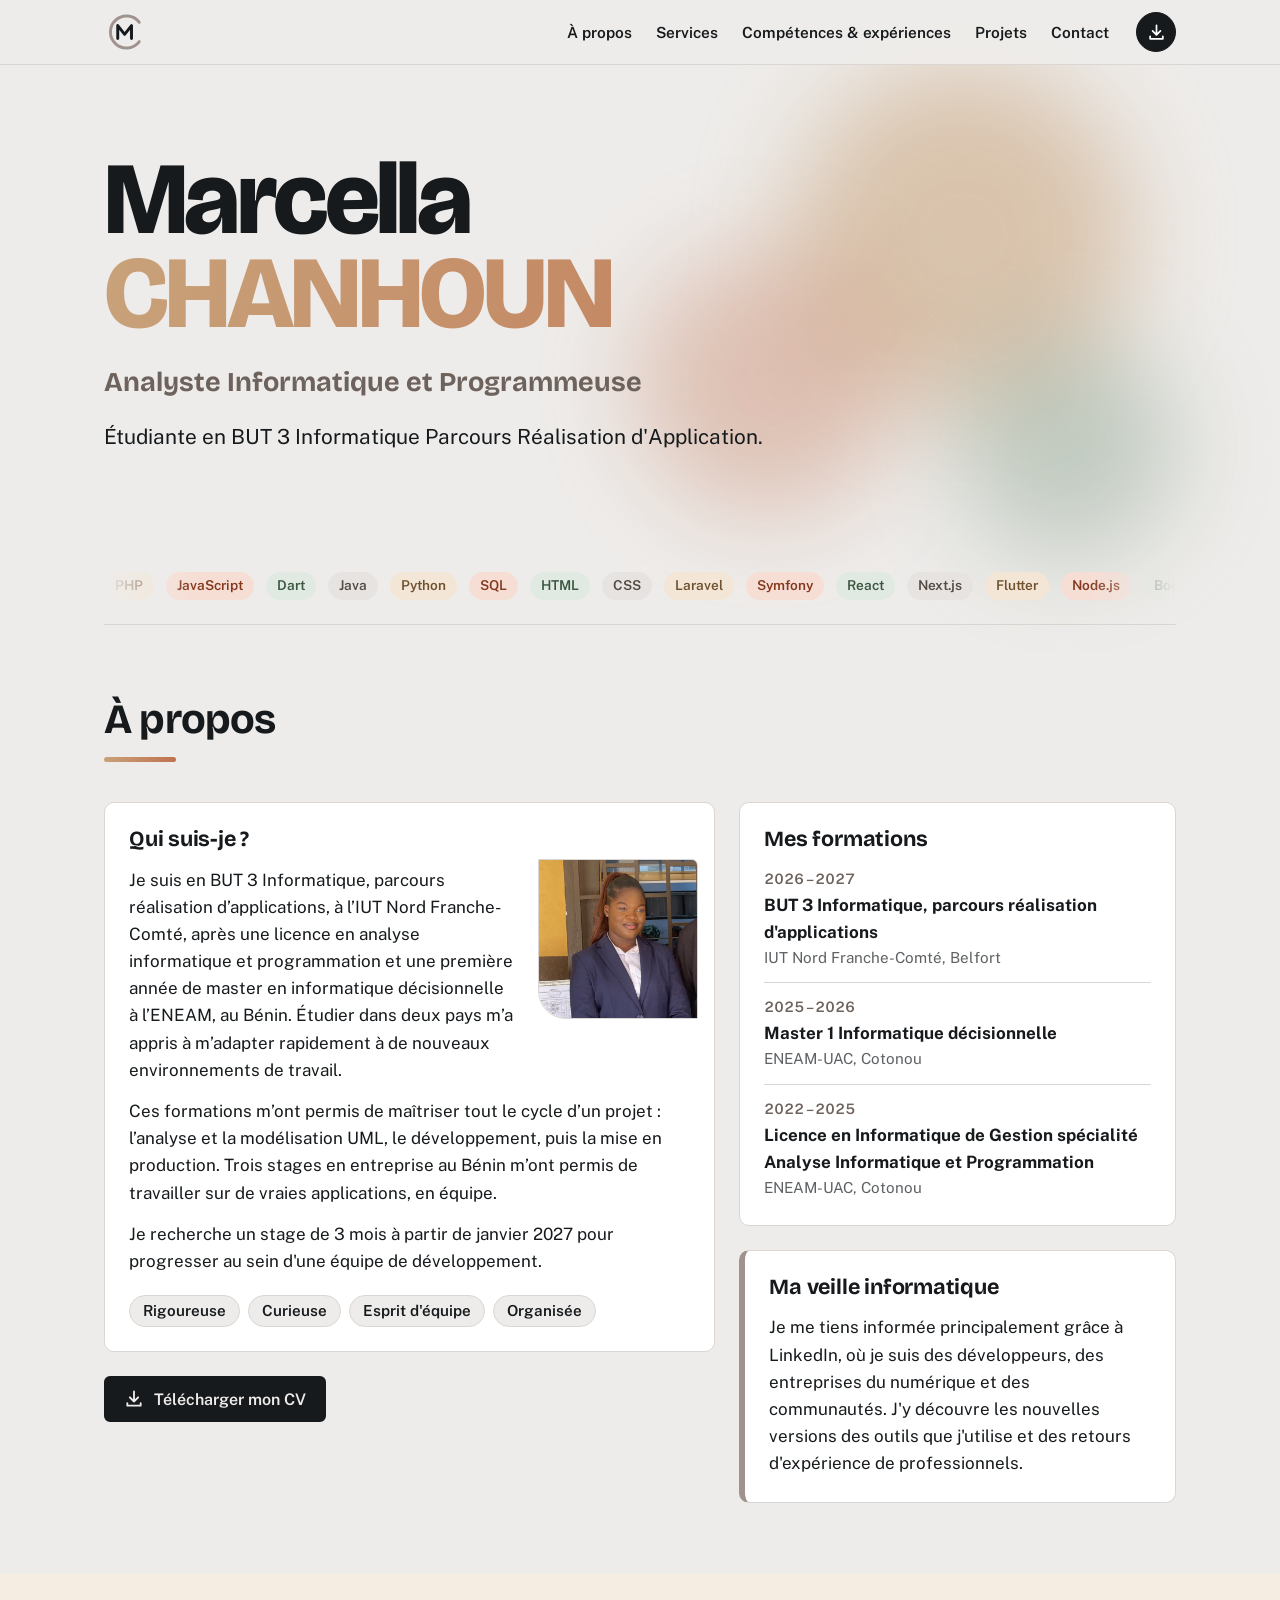
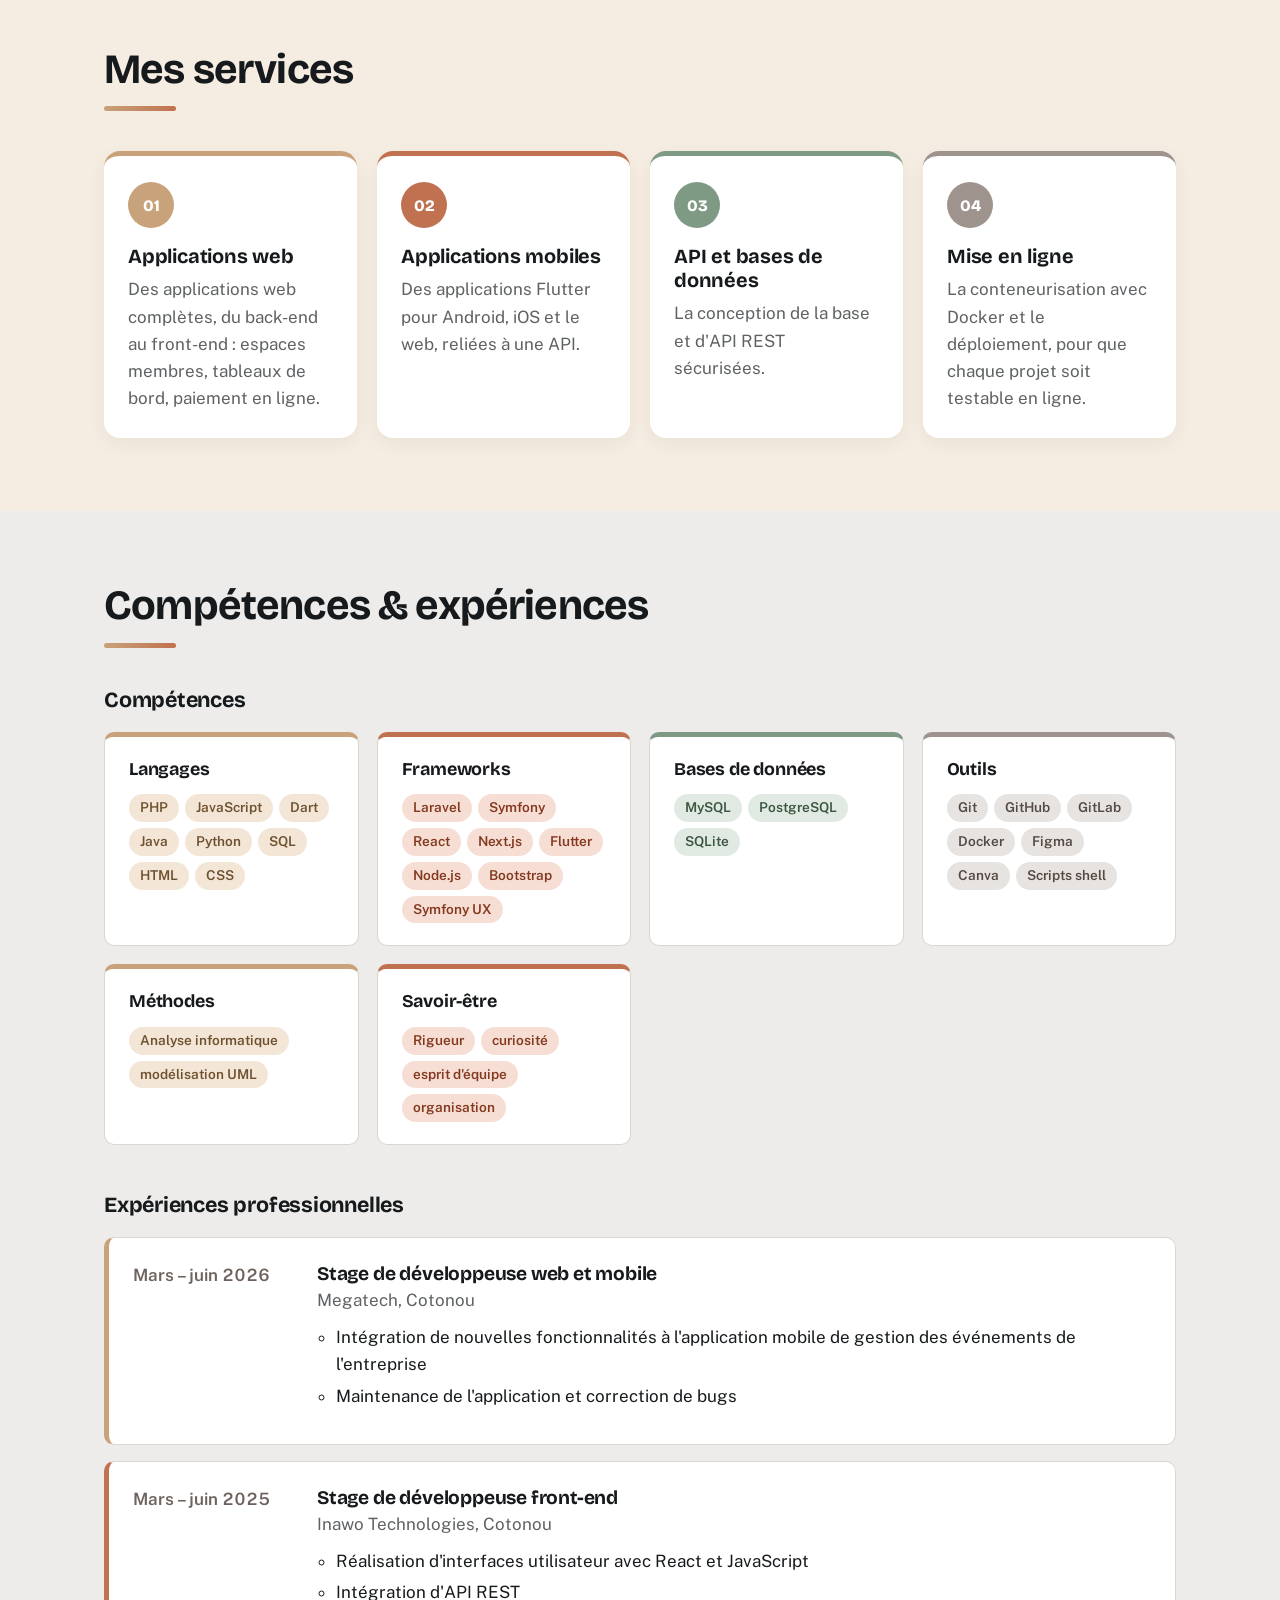
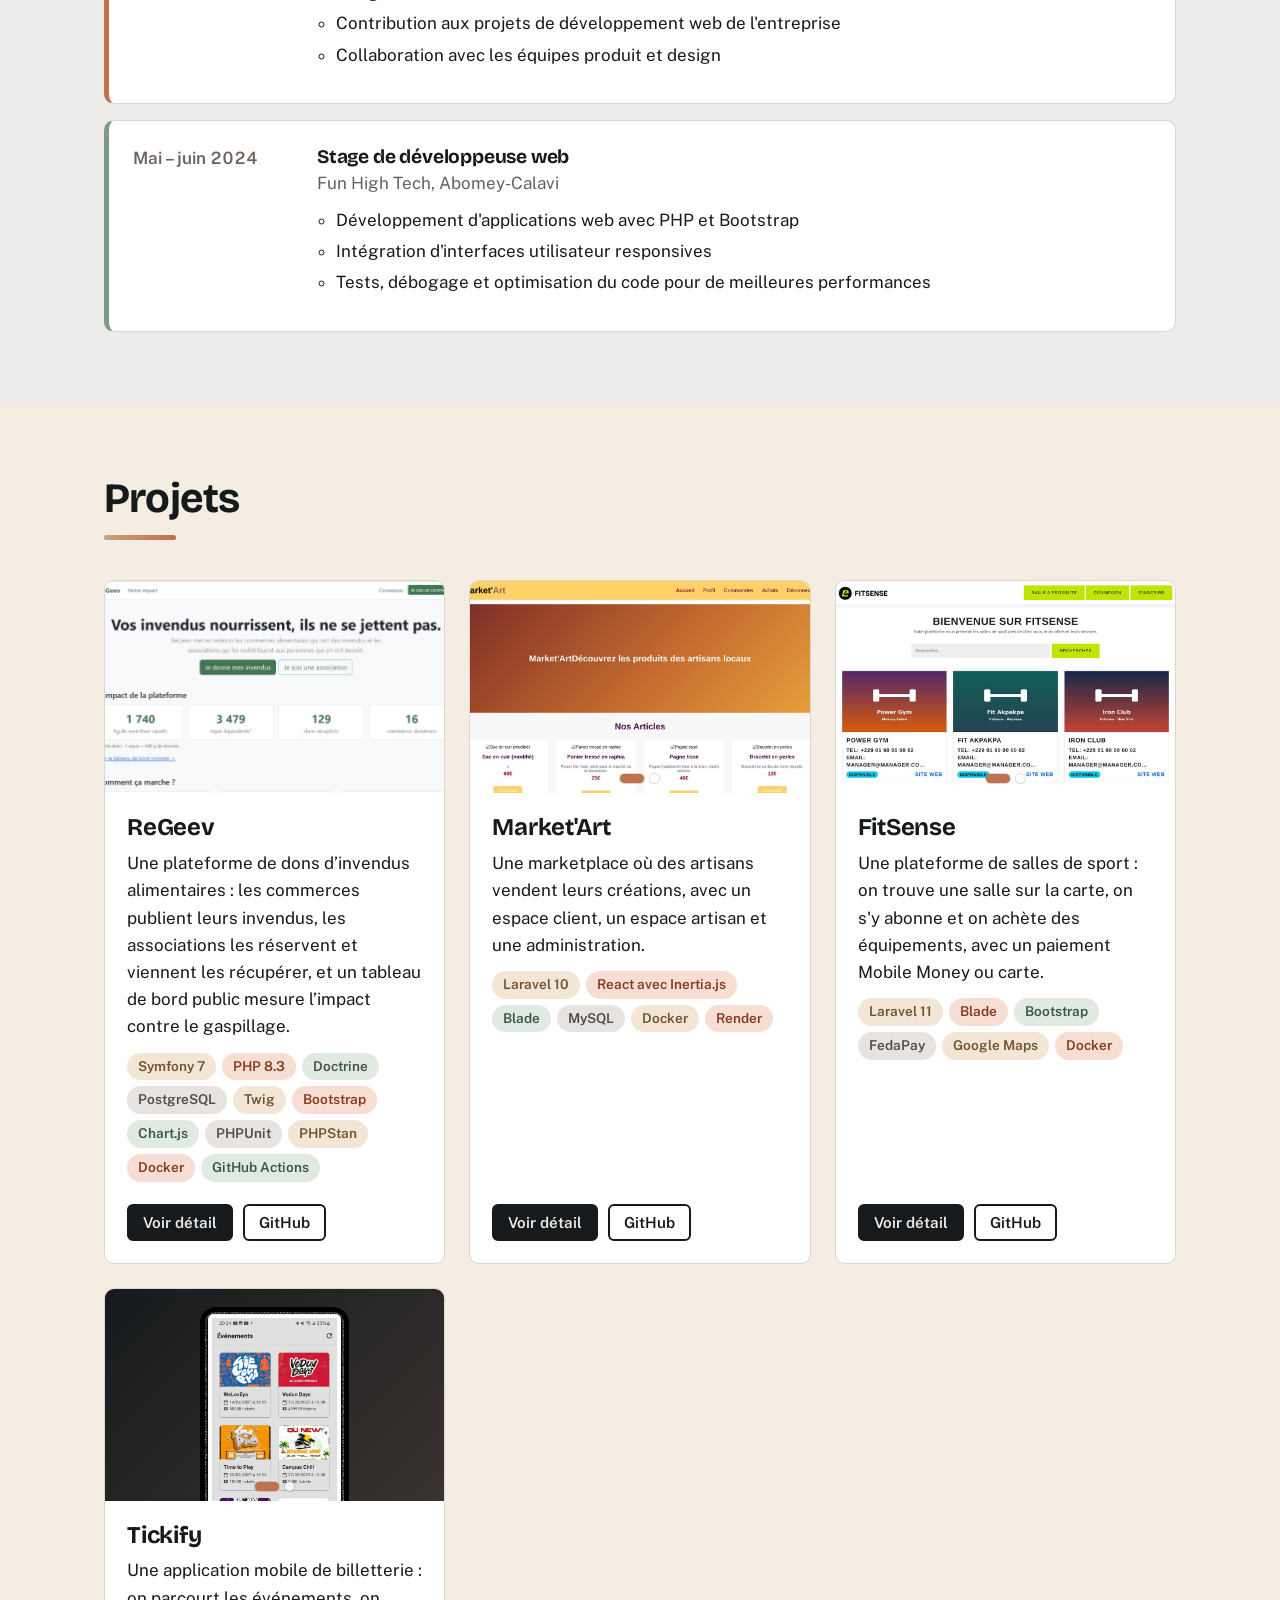
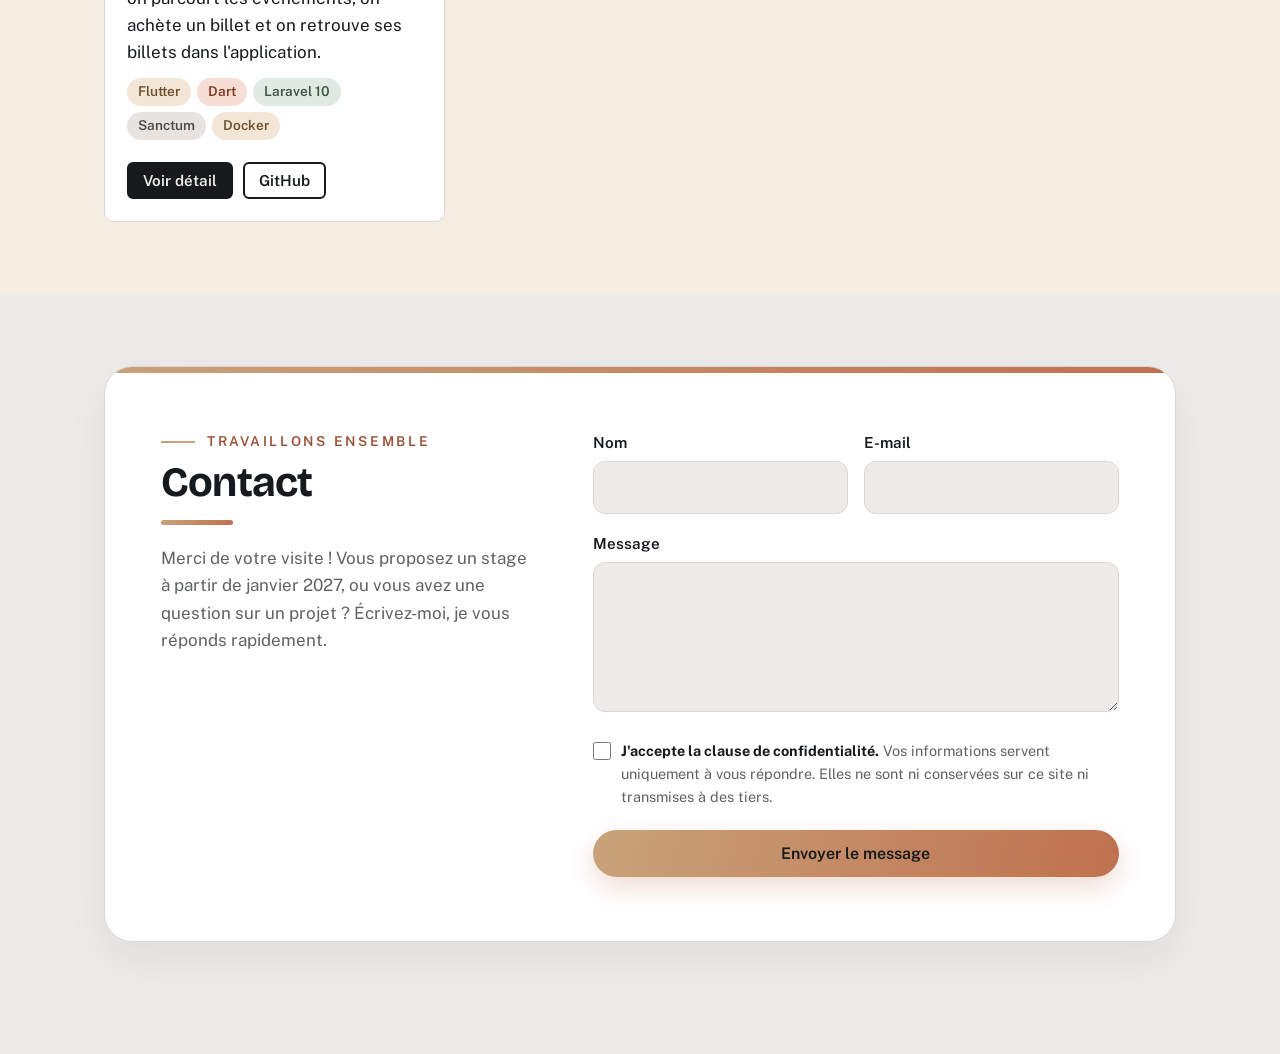
<file: index.html>
<!doctype html>
<html lang="fr">
<head>
<meta charset="utf-8">
<meta name="viewport" content="width=device-width, initial-scale=1">
<title>Marcella Chanhoun, développeuse web et mobile (Laravel, React, Flutter)</title>
<meta name="keywords" content="développeuse web, développeuse mobile, stage développement, Laravel, PHP, React, Flutter, BUT Informatique, Belfort, Marcella Chanhoun">
<meta name="description" content="Étudiante en BUT 3 Informatique à Belfort, je cherche un stage de développement de 3 mois à partir du 11 janvier 2027. Projets Laravel, React et Flutter en ligne.">
<link rel="preconnect" href="https://fonts.googleapis.com">
<link rel="preconnect" href="https://fonts.gstatic.com" crossorigin>
<link href="https://fonts.googleapis.com/css2?family=Bricolage+Grotesque:opsz,wght@12..96,500;12..96,700;12..96,800&family=Public+Sans:ital,wght@0,400;0,600;1,400&display=swap" rel="stylesheet">
<link rel="icon" href="img/logo.svg" type="image/svg+xml">
<link rel="stylesheet" href="css/style.css">
</head>
<body>

<!--
  Ce fichier ne contient que la STRUCTURE du portfolio : le menu et les titres des sections.
  Tout le texte vient de contenu.json, que js/site.js lit puis place dans les zones « data-zone ».
  Pour modifier le contenu, on passe par le dashboard (/admin/), pas par ce fichier.
-->

<div class="progression" aria-hidden="true"></div>
<header class="barre">
  <div class="wrap">
    <a class="logo" href="#haut" aria-label="Marcella Chanhoun, retour en haut de la page" title="Marcella Chanhoun">
      <svg class="logo-mc" viewBox="0 0 48 48" width="44" height="44" aria-hidden="true">
        <path class="trait-c" pathLength="100" d="M38.5 13.5A17.5 17.5 0 1 0 38.5 34.5" />
        <path class="trait-m" pathLength="100" d="M15 31V17l7.5 9.5L30 17v14" />
      </svg>
    </a>
    <nav id="menu" aria-label="Menu principal">
      <ul>
        <li><a href="#apropos">À propos</a></li>
        <li><a href="#services">Services</a></li>
        <li><a href="#competences">Compétences &amp; expériences</a></li>
        <li><a href="#projets">Projets</a></li>
        <li><a href="#contact">Contact</a></li>
      </ul>
    </nav>
    <div class="icones">
      <span class="reseaux" data-zone="reseaux"></span>
      <a class="icone bouton-pdf" href="portfolio.pdf" download="Portfolio_Marcella_Chanhoun.pdf"
         aria-label="Télécharger le portfolio en PDF" title="Télécharger le portfolio (PDF)">
        <svg viewBox="0 0 24 24" aria-hidden="true"><path d="M12 3v12m0 0-5-5m5 5 5-5M4 17v3h16v-3" fill="none" stroke="currentColor" stroke-width="2.2" stroke-linecap="round" stroke-linejoin="round"/></svg>
      </a>
      <button class="menu-btn" aria-expanded="false" aria-controls="menu">Menu</button>
    </div>
  </div>
</header>

<div class="wrap" id="haut">
  <main>
    <div class="hero" data-zone="accueil"></div>
    <div class="defilement" data-zone="defilement"></div>

    <section id="apropos">
      <h2>À propos</h2>
      <div class="apropos-grille">
        <div class="colonne">
          <article class="carte qui">
            <h3>Qui suis-je ?</h3>
            <div data-zone="qui"></div>
          </article>
          <div class="carte boite-cv" data-zone="cv"></div>
        </div>
        <div class="colonne">
          <article class="carte formations">
            <h3>Mes formations</h3>
            <ol data-zone="formations"></ol>
          </article>
          <article class="carte veille">
            <h3>Ma veille informatique</h3>
            <div data-zone="veille"></div>
          </article>
        </div>
      </div>
    </section>

    <section id="services">
      <h2>Mes services</h2>
      <div class="services" data-zone="services"></div>
    </section>

    <section id="competences">
      <h2>Compétences &amp; expériences</h2>
      <h3 class="sous-titre">Compétences</h3>
      <div class="competences" data-zone="competences"></div>
      <h3 class="sous-titre">Expériences professionnelles</h3>
      <ol class="experiences" data-zone="experiences"></ol>
    </section>

    <section id="projets">
      <h2>Projets</h2>
      <div class="projets" data-zone="projets"></div>
    </section>

    <section id="contact" class="contact">
      <div class="bloc-sombre contact-grille">
        <div class="contact-texte">
          <p class="sur-titre">Travaillons ensemble</p>
          <h2>Contact</h2>
          <p class="intro" data-zone="contact-message"></p>
          <div data-zone="coordonnees"></div>
        </div>
        <form method="POST" action="https://api.web3forms.com/submit" data-zone="formulaire">
          <input type="hidden" name="access_key" value="">
          <input type="hidden" name="subject" value="Nouveau message depuis le portfolio">
          <input type="hidden" name="from_name" value="Portfolio">
          <input type="checkbox" name="botcheck" class="cache" tabindex="-1" autocomplete="off" aria-hidden="true">
          <div class="deux-colonnes">
            <div>
              <label for="nom">Nom</label>
              <input id="nom" name="nom" type="text" autocomplete="name" required>
            </div>
            <div>
              <label for="email">E-mail</label>
              <input id="email" name="email" type="email" autocomplete="email" required>
            </div>
          </div>
          <label for="message">Message</label>
          <textarea id="message" name="message" required></textarea>
          <label class="accord">
            <input type="checkbox" name="consentement" value="oui" required>
            <span><strong>J'accepte la clause de confidentialité.</strong> <span data-zone="confidentialite"></span></span>
          </label>
          <button class="btn btn-accent" type="submit">Envoyer le message</button>
          <p class="retour" role="status"></p>
        </form>
      </div>
    </section>
  </main>

  <footer data-zone="pied"></footer>
</div>

<!-- Fenêtre « Voir détail » d'un projet -->
<dialog id="detail" aria-labelledby="detail-titre">
  <div class="detail-entete">
    <h3 id="detail-titre"></h3>
    <button class="fermer" type="button" aria-label="Fermer">Fermer</button>
  </div>
  <div class="detail-corps"></div>
</dialog>

<script src="js/site.js"></script>
</body>
</html>
</file>
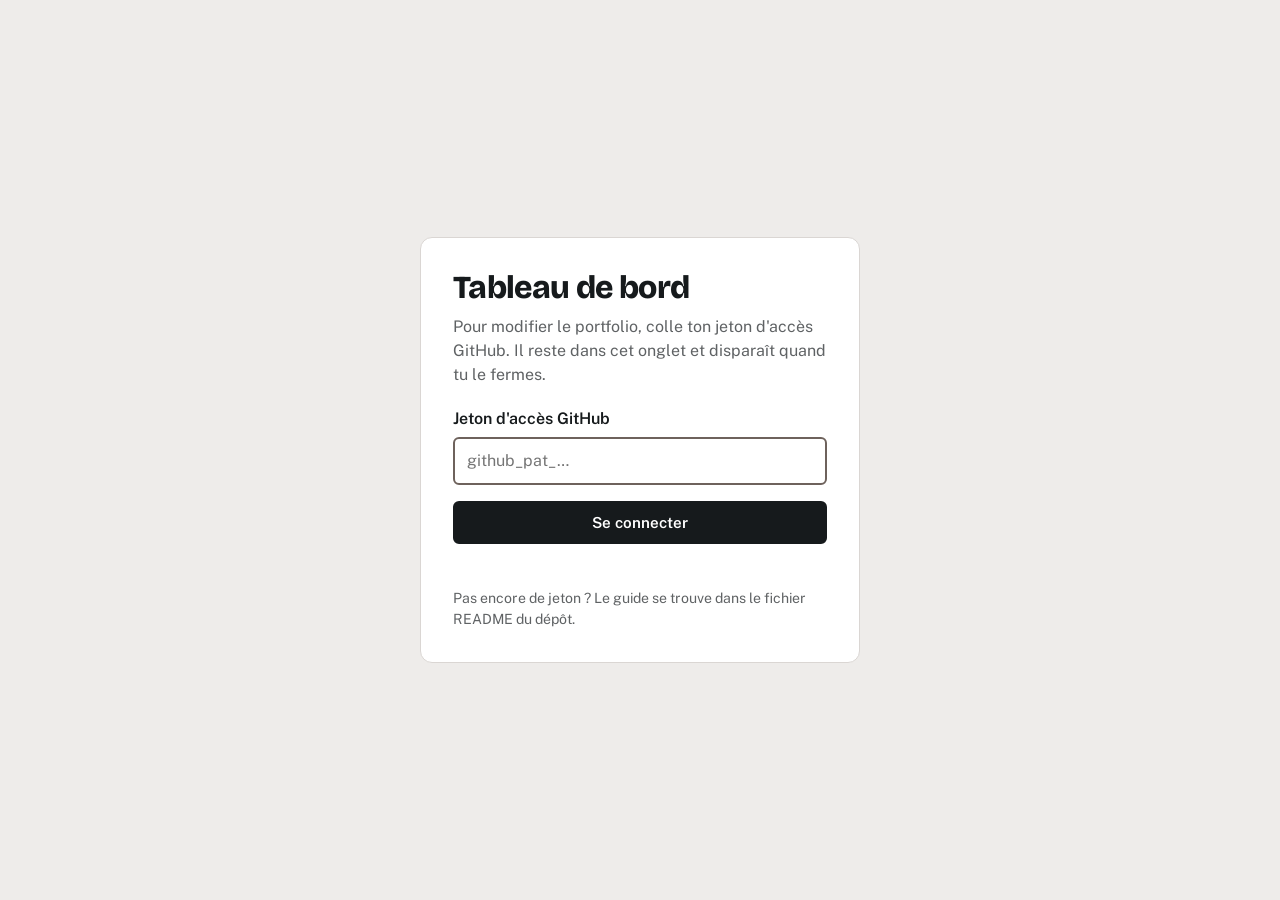
<file: admin/index.html>
<!doctype html>
<html lang="fr">
<head>
<meta charset="utf-8">
<meta name="viewport" content="width=device-width, initial-scale=1">
<meta name="robots" content="noindex, nofollow">
<title>Tableau de bord du portfolio</title>
<link rel="preconnect" href="https://fonts.googleapis.com">
<link rel="preconnect" href="https://fonts.gstatic.com" crossorigin>
<link href="https://fonts.googleapis.com/css2?family=Bricolage+Grotesque:opsz,wght@12..96,700;12..96,800&family=Public+Sans:wght@400;600&display=swap" rel="stylesheet">
<link rel="stylesheet" href="admin.css">
</head>
<body>

<!-- Écran de connexion -->
<main id="connexion" class="connexion" hidden>
  <form class="boite" id="form-connexion">
    <h1>Tableau de bord</h1>
    <p>Pour modifier le portfolio, colle ton jeton d'accès GitHub. Il reste dans cet onglet et disparaît quand tu le fermes.</p>
    <label for="jeton">Jeton d'accès GitHub</label>
    <input id="jeton" type="password" autocomplete="off" spellcheck="false" placeholder="github_pat_…" required>
    <button class="btn btn-main" type="submit">Se connecter</button>
    <p class="erreur" id="erreur-connexion" role="alert"></p>
    <p class="aide">Pas encore de jeton ? Le guide se trouve dans le fichier README du dépôt.</p>
  </form>
</main>

<!-- Tableau de bord -->
<div id="tableau" class="tableau" hidden>
  <header class="haut">
    <strong class="logo">Tableau de bord</strong>
    <span class="etat" id="etat" role="status">Contenu chargé</span>
    <div class="haut-actions">
      <a class="btn btn-ghost" href="../" target="_blank" rel="noopener">Voir le site</a>
      <button class="btn btn-ghost" id="bouton-apercu" type="button" aria-pressed="false">Aperçu</button>
      <button class="btn btn-main" id="bouton-enregistrer" type="button" disabled>Enregistrer</button>
      <button class="lien" id="bouton-deconnexion" type="button">Se déconnecter</button>
    </div>
  </header>

  <nav class="sections" id="sections" aria-label="Sections du portfolio"></nav>

  <main class="editeur" id="editeur"></main>

  <aside class="apercu" id="apercu" aria-label="Aperçu du portfolio">
    <div class="apercu-barre">
      <span>Aperçu en direct</span>
      <div class="bascule">
        <button type="button" data-largeur="1280" aria-pressed="true">Ordinateur</button>
        <button type="button" data-largeur="390" aria-pressed="false">Téléphone</button>
      </div>
    </div>
    <div class="apercu-cadre" id="apercu-cadre">
      <iframe id="apercu-iframe" src="../index.html" title="Aperçu du portfolio"></iframe>
    </div>
  </aside>
</div>

<script src="admin.js"></script>
</body>
</html>
</file>
<file: css/style.css>
/* =========================================================
   Portfolio : styles du site (et de la version PDF, en bas)
   ========================================================= */

:root {
  /* Couleurs reprises du CV */
  --paper: #EEECEA;         /* gris chaud : colonne de gauche du CV */
  --surface: #FFFFFF;       /* blanc : fond principal du CV */
  --ink: #161A1C;           /* noir du texte */
  --muted: #5F6264;         /* gris des textes secondaires */
  --line: #DAD6D3;          /* traits et bordures */
  --accent: #9E938D;        /* taupe du sous-titre du CV (décor, grands textes) */
  --accent-fonce: #6E625C;  /* taupe foncé, lisible pour les liens et petits textes */
  --live: #1F8A5B;          /* vert « démo en ligne » */
  /* Couleurs ajoutées, accordées au taupe du CV (tons chauds et naturels) */
  --sable: #C8A27A;         /* sable doré */
  --terracotta: #C0714F;    /* terre cuite */
  --sauge: #7F9A84;         /* vert sauge */
  --sable-clair: #F5ECE2;   /* fond teinté de certaines sections */
  --degrade: linear-gradient(100deg, var(--sable), var(--terracotta));
  --display: "Bricolage Grotesque", system-ui, sans-serif;
  --body: "Public Sans", system-ui, sans-serif;
  --rayon: 10px;
}

* { box-sizing: border-box; }
html, body { overflow-x: clip; }
html { scroll-behavior: smooth; }
@media (prefers-reduced-motion: reduce) { html { scroll-behavior: auto; } }

body {
  margin: 0;
  background: var(--paper);
  color: var(--ink);
  font: 400 1.0625rem/1.6 var(--body);
  -webkit-font-smoothing: antialiased;
}

a { color: var(--accent-fonce); text-underline-offset: 3px; }
a:hover { color: var(--ink); }
:focus-visible { outline: 3px solid var(--accent-fonce); outline-offset: 3px; border-radius: 4px; }
[hidden] { display: none !important; }

.wrap { max-width: 1120px; margin: 0 auto; padding: 0 24px; }

.carte {
  background: var(--surface);
  border: 1px solid var(--line);
  border-radius: var(--rayon);
  padding: 24px;
}

.btn {
  display: inline-block; padding: 11px 18px; border-radius: 6px;
  font: 600 1rem var(--body); text-decoration: none; border: 2px solid var(--ink); cursor: pointer;
}
.btn-main { background: var(--ink); color: var(--paper); }
.btn-main:hover { background: var(--accent-fonce); border-color: var(--accent-fonce); color: #fff; }
.btn-ghost { background: transparent; color: var(--ink); }
.btn-ghost:hover { background: var(--surface); color: var(--ink); }

/* ---------- Menu ---------- */
.barre {
  position: sticky; top: 0; z-index: 10;
  background: rgba(238, 236, 234, .94); backdrop-filter: blur(6px);
  border-bottom: 1px solid var(--line);
}
.barre .wrap { display: flex; justify-content: space-between; align-items: center; min-height: 64px; gap: 16px; }
.logo { display: flex; color: var(--ink); border-radius: 10px; }
.logo-mc { display: block; }
.logo-mc path { fill: none; stroke-width: 3.2; stroke-linecap: round; stroke-linejoin: round; stroke-dasharray: 100; }
.logo-mc .trait-c { stroke: var(--accent); }
.logo-mc .trait-m { stroke: var(--ink); }
.barre nav { margin-left: auto; }
.icones { display: flex; align-items: center; gap: 6px; }
.reseaux { display: contents; }
.icone {
  display: grid; place-items: center; width: 40px; height: 40px; border-radius: 50%;
  color: var(--ink); border: 1.5px solid var(--line); background: var(--surface);
}
.icone svg { width: 19px; height: 19px; }
.icone:hover { color: #fff; background: var(--ink); border-color: var(--ink); }
.icone.bouton-pdf { background: var(--ink); color: #fff; border-color: var(--ink); }
.icone.bouton-pdf:hover { background: var(--accent-fonce); border-color: var(--accent-fonce); }
.barre nav ul { display: flex; align-items: center; gap: 2px; list-style: none; margin: 0; padding: 0; }
.barre nav a { display: block; padding: 8px 11px; border-radius: 6px; color: var(--ink); text-decoration: none; font-weight: 600; font-size: .96rem; }
.barre nav a:hover { background: var(--surface); }
.menu-btn {
  display: none; font: 600 1rem var(--body); color: var(--ink); background: var(--surface);
  border: 2px solid var(--ink); border-radius: 6px; padding: 8px 14px; cursor: pointer;
}
section[id] { scroll-margin-top: 80px; }

/* ---------- Accueil ---------- */
.hero { position: relative; isolation: isolate; padding: 88px 0 72px; }
.hero .degrade { background: var(--degrade); -webkit-background-clip: text; background-clip: text; color: transparent; }
.bulles i { position: absolute; z-index: -1; border-radius: 50%; filter: blur(50px); opacity: .55; }
.bulles i:nth-child(1) { width: 340px; height: 340px; background: var(--sable); top: 0; right: 4%; }
.bulles i:nth-child(2) { width: 260px; height: 260px; background: var(--terracotta); top: 38%; right: 26%; opacity: .35; }
.bulles i:nth-child(3) { width: 220px; height: 220px; background: var(--sauge); bottom: 0; right: 0; opacity: .4; }
.hero h1 {
  font-family: var(--display); font-weight: 800;
  font-size: clamp(3rem, 9vw, 6.4rem); line-height: .92; letter-spacing: -.035em;
  margin: 0 0 20px;
}
.hero .titre { font-family: var(--display); font-weight: 700; font-size: clamp(1.3rem, 2.6vw, 1.7rem); color: var(--accent-fonce); margin: 0 0 16px; }
.hero .lede { font-size: clamp(1.1rem, 2vw, 1.3rem); line-height: 1.5; max-width: 34em; margin: 0 0 32px; }
.hero .actions { margin-top: 28px; display: flex; flex-wrap: wrap; gap: 12px; }

/* Bande de technologies qui défile */
.defilement {
  overflow: hidden; padding: 16px 0; margin-bottom: 8px;
  -webkit-mask-image: linear-gradient(90deg, transparent, #000 8%, #000 92%, transparent);
          mask-image: linear-gradient(90deg, transparent, #000 8%, #000 92%, transparent);
}
.defilement:empty { display: none; }
.piste { display: flex; width: max-content; }
.piste ul { display: flex; gap: 12px; list-style: none; margin: 0; padding: 0 12px 0 0; }
.defilement li { font-size: 1rem; padding: 8px 18px; white-space: nowrap; }

/* Barre de progression de lecture (en haut de l'écran) */
.progression {
  position: fixed; top: 0; left: 0; right: 0; height: 4px; z-index: 20;
  background: var(--degrade); transform: scaleX(0); transform-origin: left;
}

/* ---------- Sections ---------- */
section { padding: 72px 0; border-top: 1px solid var(--line); }
h2 {
  font-family: var(--display); font-weight: 700;
  font-size: clamp(1.9rem, 4vw, 2.6rem); letter-spacing: -.02em; line-height: 1.1;
  margin: 0 0 40px;
}
h2::after {
  content: ""; display: block; width: 72px; height: 5px; margin-top: 14px; border-radius: 3px;
  background: var(--degrade); transform-origin: left;
}
/* Bande de couleur sur toute la largeur de l'écran (services, projets) */
#services, #projets { background: var(--sable-clair); box-shadow: 0 0 0 100vmax var(--sable-clair); clip-path: inset(0 -100vmax); border-top: 0; }
h3, h4 { font-family: var(--display); letter-spacing: -.01em; line-height: 1.2; }
.intro { color: var(--muted); max-width: 42em; margin: -16px 0 36px; }
.sous-titre { font-size: 1.35rem; margin: 0 0 18px; }
.sous-titre ~ .sous-titre { margin-top: 48px; }
.stack { color: var(--muted); font-size: .93rem; }

/* ---------- À propos ---------- */
.apropos-grille { display: grid; grid-template-columns: 7fr 5fr; gap: 24px; align-items: start; }
.colonne { display: grid; gap: 24px; }
.carte h3 { font-size: 1.35rem; margin: 0 0 14px; }
.qui .photo {
  float: right; width: 160px; height: 160px; object-fit: cover;
  margin: -8px -8px 16px 22px; border-radius: 0 6px 0 28px; border: 1px solid var(--line);
}
.qui p { margin: 0 0 14px; }
.qualites { display: flex; flex-wrap: wrap; gap: 8px; list-style: none; padding: 0; margin: 20px 0 0; clear: both; }
.qualites li { background: var(--paper); border: 1px solid var(--line); border-radius: 999px; padding: 3px 13px; font-weight: 600; font-size: .95rem; }
.boite-cv { background: none; border: 0; padding: 0; }
.btn-icone { display: inline-flex; align-items: center; gap: 10px; }
.btn-icone svg { width: 20px; height: 20px; flex: none; }
.formations ol { list-style: none; margin: 0; padding: 0; }
.formations li { display: grid; gap: 2px; padding: 12px 0; border-bottom: 1px solid var(--line); }
.formations li:last-child { border-bottom: 0; padding-bottom: 0; }
.formations li:first-child { padding-top: 0; }
.formations .quand { color: var(--accent-fonce); font-weight: 600; font-size: .9rem; font-variant-numeric: tabular-nums; }
.formations li span:not(.quand) { display: block; color: var(--muted); font-size: .95rem; }
.veille { border-left: 6px solid var(--accent); }
.veille p { margin: 0; }

/* ---------- Services ---------- */
.services { display: grid; grid-template-columns: repeat(auto-fit, minmax(230px, 1fr)); gap: 20px; }
.service {
  --couleur: var(--sable);
  background: var(--surface); border-radius: 16px; padding: 26px 24px; border-top: 5px solid var(--couleur);
  box-shadow: 0 6px 20px rgba(22, 26, 28, .05);
}
.service:nth-child(4n+2) { --couleur: var(--terracotta); }
.service:nth-child(4n+3) { --couleur: var(--sauge); }
.service:nth-child(4n+4) { --couleur: var(--accent); }
.service .num {
  display: grid; place-items: center; width: 46px; height: 46px; border-radius: 50%;
  background: var(--couleur); color: #fff; font-family: var(--display); font-weight: 800; font-size: 1rem;
}
.service h3 { font-size: 1.25rem; margin: 16px 0 8px; }
.service p { margin: 0; color: var(--muted); }

/* ---------- Compétences & expériences ---------- */
.competences { display: grid; grid-template-columns: repeat(auto-fit, minmax(250px, 1fr)); gap: 18px; }
.competence { padding: 22px 24px; border-top: 5px solid var(--sable); }
.competence.c-1 { border-top-color: var(--terracotta); }
.competence.c-2 { border-top-color: var(--sauge); }
.competence.c-3 { border-top-color: var(--accent); }
.competence h4 { font-size: 1.12rem; margin: 0 0 14px; }
.competence .techs { margin: 0; }
.experiences { list-style: none; margin: 0; padding: 0; display: grid; gap: 16px; }
.experience { display: grid; grid-template-columns: 10rem 1fr; gap: 24px; }
.experience { border-left: 5px solid var(--sable); }
.experience:nth-child(3n+2) { border-left-color: var(--terracotta); }
.experience:nth-child(3n+3) { border-left-color: var(--sauge); }
.experience .quand { color: var(--accent-fonce); font-weight: 600; font-variant-numeric: tabular-nums; }
.experience h4 { font-size: 1.2rem; margin: 0 0 2px; }
.experience .lieu { margin: 0 0 10px; color: var(--muted); }
.experience ul { margin: 0 0 10px; padding-left: 1.1em; }
.experience li { margin-bottom: 4px; }
.experience .stack { margin: 0; }

/* ---------- Projets ---------- */
.projets { display: grid; grid-template-columns: repeat(auto-fill, minmax(300px, 1fr)); gap: 24px; }
.projet { padding: 0; overflow: hidden; display: flex; flex-direction: column; }
.carrousel { position: relative; background: var(--paper); }
.diapos {
  display: flex; overflow-x: auto; scroll-snap-type: x mandatory; scrollbar-width: none;
  aspect-ratio: 16 / 10;
}
.diapos::-webkit-scrollbar { display: none; }
.diapo { flex: 0 0 100%; margin: 0; scroll-snap-align: start; overflow: hidden; }
.diapo img { width: 100%; height: 100%; object-fit: cover; object-position: top; display: block; }
.carrousel.tel { background: linear-gradient(135deg, var(--ink), #3A3330); }
.carrousel.tel .diapo { display: flex; justify-content: center; padding-top: 18px; }
.carrousel.tel .diapo img { width: 44%; height: auto; object-fit: contain; align-self: flex-start; border-radius: 16px 16px 0 0; border: 5px solid #000; border-bottom: 0; }
.fleche-c {
  position: absolute; top: 50%; translate: 0 -50%; width: 38px; height: 38px; border-radius: 50%;
  border: 0; background: rgba(255, 255, 255, .92); color: var(--ink); font-size: 1.5rem; line-height: 1;
  cursor: pointer; box-shadow: 0 4px 14px rgba(0, 0, 0, .15); opacity: 0; transition: opacity .25s;
}
.fleche-c.prec { left: 10px; }
.fleche-c.suiv { right: 10px; }
.carrousel:hover .fleche-c, .fleche-c:focus-visible { opacity: 1; }
.points { position: absolute; left: 0; right: 0; bottom: 10px; display: flex; justify-content: center; gap: 6px; }
.points button {
  width: 9px; height: 9px; padding: 0; border-radius: 999px; border: 0; cursor: pointer;
  background: rgba(255, 255, 255, .7); box-shadow: 0 0 0 1px rgba(0, 0, 0, .15); transition: width .3s, background-color .3s;
}
.points button[aria-current] { width: 24px; background: var(--terracotta); }
.techs { display: flex; flex-wrap: wrap; gap: 6px; list-style: none; margin: 0 0 16px; padding: 0; }
.techs li, .defilement li { border-radius: 999px; padding: 3px 11px; font-size: .85rem; font-weight: 600; }
.c0 { background: #F3E6D6; color: #6F5130; }
.c1 { background: #F6DED5; color: #84391F; }
.c2 { background: #E1EAE2; color: #3A5641; }
.c3 { background: #E7E3E0; color: #544A44; }

.projet-corps { padding: 20px 22px 22px; display: flex; flex-direction: column; flex: 1; }
.projet h3 { font-size: 1.5rem; margin: 0 0 8px; }
.projet-corps > p { margin: 0 0 12px; }
.projet-actions { margin-top: auto; display: flex; gap: 10px; flex-wrap: wrap; padding-top: 6px; }
.projet-actions .btn { padding: 8px 14px; font-size: .95rem; }
.projet .detail { display: none; }

/* Contenu détaillé (fenêtre « Voir détail » et version PDF) */
.detail p { margin: 0 0 14px; }
.contexte { display: grid; grid-template-columns: auto 1fr; gap: 2px 14px; margin: 0 0 16px; font-size: .95rem; }
.contexte dt { color: var(--muted); }
.contexte dd { margin: 0; }
.defi { background: var(--paper); border-radius: 8px; padding: 14px 16px; margin: 0 0 14px; border: 1px solid var(--line); }
.defi h4 { margin: 0 0 6px; font-size: 1rem; }
.defi p { margin: 0; }
.acces {
  background: var(--surface); border: 1px solid var(--line); border-left: 6px solid var(--live);
  border-radius: 8px; padding: 14px 16px; margin: 0 0 14px;
}
.acces .etat { display: flex; align-items: center; gap: 8px; font-weight: 600; margin-bottom: 10px; }
.acces .etat::before {
  content: ""; width: 9px; height: 9px; border-radius: 50%; background: var(--live);
  box-shadow: 0 0 0 4px rgba(31, 138, 91, .18);
}
.acces dl { display: grid; grid-template-columns: auto 1fr auto; gap: 6px 12px; margin: 0 0 12px; align-items: center; }
.acces dt { color: var(--muted); font-size: .92rem; }
.acces dd { margin: 0; font-family: ui-monospace, "SF Mono", Consolas, monospace; font-size: .95rem; overflow-wrap: anywhere; }
.copier {
  font: 600 .82rem var(--body); color: var(--accent-fonce); background: none;
  border: 1px solid var(--line); border-radius: 4px; padding: 3px 9px; cursor: pointer;
}
.copier:hover { border-color: var(--accent-fonce); }
.acces .lien-demo { margin: 0; font-weight: 600; }
.acces .lien-demo span { display: none; }
.acces .note { color: var(--muted); font-size: .85rem; margin: 10px 0 0; }
.detail .liens { display: flex; flex-wrap: wrap; gap: 8px 20px; font-weight: 600; }
.captures { display: grid; grid-template-columns: 1fr 1fr; gap: 14px; }
.captures img { width: 100%; height: auto; border-radius: 8px; border: 1px solid var(--line); display: block; }
.captures.tel { grid-template-columns: repeat(2, minmax(0, 200px)); justify-content: center; }
.captures.tel img { border-radius: 18px; border: 5px solid var(--ink); }

/* Fenêtre « Voir détail » */
dialog {
  width: min(860px, calc(100% - 32px)); max-height: calc(100vh - 48px);
  padding: 0; border: 0; border-radius: 14px; background: var(--surface); color: var(--ink);
  box-shadow: 0 24px 60px rgba(22, 26, 28, .3);
}
dialog::backdrop { background: rgba(22, 26, 28, .6); }
.detail-entete {
  position: sticky; top: 0; z-index: 1; background: var(--surface);
  display: flex; justify-content: space-between; align-items: center; gap: 16px;
  padding: 18px 24px; border-bottom: 1px solid var(--line);
}
.detail-entete h3 { margin: 0; font-size: 1.6rem; }
.fermer { font: 600 .95rem var(--body); background: var(--paper); border: 1px solid var(--line); border-radius: 6px; padding: 6px 12px; cursor: pointer; color: var(--ink); }
.detail-corps { padding: 20px 24px 26px; }

/* ---------- Contact (bloc sombre, formulaire à droite) ---------- */
.bloc-sombre {
  position: relative; overflow: hidden; background: var(--surface); color: var(--ink);
  border-radius: 28px; border: 1px solid var(--line); box-shadow: 0 18px 50px rgba(22, 26, 28, .07);
}
.bloc-sombre::before { content: ""; position: absolute; inset: 0 0 auto; height: 6px; background: var(--degrade); }
.bloc-sombre a { color: var(--accent-fonce); }
.bloc-sombre a:hover { color: var(--ink); }
.sur-titre {
  margin: 0 0 8px; color: #9A5236; font-weight: 600; font-size: .85rem;
  letter-spacing: .2em; text-transform: uppercase; display: flex; align-items: center; gap: 12px;
}
.sur-titre::before { content: ""; width: 34px; height: 2px; background: var(--sable); }
.contact { padding-bottom: 72px; border-top: 0; }
.contact-grille { display: grid; grid-template-columns: 5fr 7fr; gap: 56px; align-items: start; padding: 64px 56px; }
.contact-texte h2 { margin-bottom: 20px; }
.contact .intro { margin: 0 0 28px; color: var(--muted); }
.contact-texte { position: relative; }
.contact .mail {
  font-family: var(--display); font-weight: 700; font-size: clamp(1.05rem, 1.7vw, 1.3rem);
  color: var(--ink); text-decoration-thickness: 2px; text-decoration-color: var(--terracotta); overflow-wrap: anywhere;
}
.contact .autres { display: flex; flex-wrap: wrap; gap: 12px 24px; margin-top: 22px; font-weight: 600; }
.deux-colonnes { display: grid; grid-template-columns: 1fr 1fr; gap: 0 16px; }
form label { display: block; font-weight: 600; margin: 0 0 6px; color: var(--ink); font-size: .95rem; }
form input, form textarea {
  width: 100%; font: inherit; color: var(--ink); background: var(--paper);
  border: 1.5px solid var(--line); border-radius: 12px; padding: 12px 14px; margin-bottom: 18px;
}
form input:focus, form textarea:focus { border-color: var(--terracotta); background: var(--surface); outline: none; }
form textarea { min-height: 150px; resize: vertical; }
form .accord { display: flex; gap: 10px; align-items: flex-start; font-weight: 400; font-size: .9rem; color: var(--muted); margin: 0 0 22px; }
form .accord input { width: 18px; height: 18px; margin: 3px 0 0; flex: none; accent-color: var(--terracotta); }
form .accord strong { color: var(--ink); }
.btn-accent { width: 100%; padding: 14px 24px; border-radius: 999px; border: 0; background: var(--degrade); color: var(--ink); box-shadow: 0 10px 24px rgba(192, 113, 79, .25); }
.btn-accent:hover { color: var(--ink); filter: brightness(1.06); }
.cache { position: absolute; left: -9999px; }
.retour { margin: 14px 0 0; font-weight: 600; }
.retour:empty { display: none; }
.retour.ok { color: var(--live); }
.retour.erreur { color: #B3261E; }
footer { color: var(--muted); font-size: .9rem; padding: 0 0 40px; text-align: center; }

/* ---------- Téléphone et tablette ---------- */
@media (max-width: 900px) {
  .wrap { padding: 0 16px; }
  .menu-btn { display: block; }
  .barre nav { position: absolute; top: 64px; left: 0; right: 0; background: var(--paper); border-bottom: 1px solid var(--line); display: none; }
  .barre nav.ouvert { display: block; }
  .barre nav ul { flex-direction: column; align-items: stretch; padding: 8px 16px 16px; }
  .icones { margin-left: auto; }
  .menu-btn { margin-left: 4px; }
  .hero { padding: 56px 0 48px; }
  section { padding: 56px 0; }
  .apropos-grille, .contact-grille { grid-template-columns: 1fr; }
  .contact-grille { padding: 44px 24px; gap: 32px; }
  .bulles i:nth-child(1) { width: 220px; height: 220px; }
  .experience { grid-template-columns: 1fr; gap: 4px; }
}
@media (max-width: 520px) {
  .carte { padding: 18px; }
  .qui .photo { width: 112px; height: 112px; margin: -4px -4px 12px 14px; }
  .captures, .captures.tel { grid-template-columns: 1fr 1fr; }
  .acces dl { grid-template-columns: auto 1fr; }
  .copier { display: none; }
  .deux-colonnes { grid-template-columns: 1fr; }
  .contact-grille { padding: 36px 20px; border-radius: 22px; }
  .fleche-c { opacity: 1; width: 32px; height: 32px; }
}

/* =========================================================
   Animations (désactivées si le visiteur préfère moins de mouvement)
   ========================================================= */
@media (prefers-reduced-motion: no-preference) {
  /* Le logo se dessine au chargement */
  .logo-mc path { animation: tracer 1.1s cubic-bezier(.6, 0, .2, 1) both; }
  .logo-mc .trait-m { animation-delay: .45s; }
  .logo:hover .logo-mc .trait-c { animation: tracer .9s cubic-bezier(.6, 0, .2, 1) both; }

  /* L'accueil apparaît ligne par ligne */
  .hero > * { animation: monter .8s cubic-bezier(.2, .7, .2, 1) both; }
  .hero > :nth-child(2) { animation-delay: .12s; }
  .hero > :nth-child(3) { animation-delay: .24s; }
  .hero > :nth-child(4) { animation-delay: .36s; }

  /* Les blocs apparaissent quand on fait défiler (classe ajoutée par js/site.js) */
  /* Bulles de couleur qui flottent dans l'accueil */
  .bulles i { animation: flotter 14s ease-in-out infinite alternate; }
  .bulles i:nth-child(2) { animation-duration: 18s; animation-delay: -6s; }
  .bulles i:nth-child(3) { animation-duration: 16s; animation-delay: -3s; }
  .hero .degrade { background-size: 200% 100%; animation: chatoyer 6s ease-in-out infinite alternate; }

  /* Bande de technologies : défilement continu, pause au survol */
  .piste { animation: defiler 40s linear infinite; }
  .defilement:hover .piste { animation-play-state: paused; }

  /* Barre colorée sous les titres : elle se dessine quand le titre apparaît */
  h2.reveal::after { transform: scaleX(0); transition: transform .9s .25s cubic-bezier(.2, .7, .2, 1); }
  h2.reveal.visible::after { transform: scaleX(1); }

  .service { transition: transform .35s cubic-bezier(.2, .7, .2, 1), box-shadow .35s, opacity .7s ease; }
  .service.visible:hover { transform: translateY(-8px) rotate(-.6deg); box-shadow: 0 18px 36px rgba(22, 26, 28, .12); }
  .service .num { transition: transform .4s; }
  .service:hover .num { transform: rotate(360deg); }
  .techs li, .defilement li { transition: transform .2s; }
  .techs li:hover, .defilement li:hover { transform: translateY(-2px) scale(1.05); }

  .reveal { opacity: 0; transform: translateY(28px); transition: opacity .7s ease, transform .7s cubic-bezier(.2, .7, .2, 1); transition-delay: var(--delai, 0ms); }
  .reveal.visible { opacity: 1; transform: none; }

  /* Survol */
  .btn, .icone, .barre nav a { transition: background-color .2s, color .2s, border-color .2s, transform .2s; }
  .btn:hover, .icone:hover { transform: translateY(-2px); }
  .projet { transition: transform .35s cubic-bezier(.2, .7, .2, 1), box-shadow .35s, opacity .7s ease; }
  .projet.visible:hover, .projet:not(.reveal):hover { transform: translateY(-6px); box-shadow: 0 18px 40px rgba(22, 26, 28, .12); }
  .diapo img { transition: transform .6s cubic-bezier(.2, .7, .2, 1); }
  .projet:hover .diapo img { transform: scale(1.04); }
  .qualites li { transition: background-color .2s, transform .2s; }
  .qualites li:hover { background: var(--surface); transform: translateY(-2px); }
  dialog[open] { animation: monter .35s cubic-bezier(.2, .7, .2, 1); }
  dialog[open]::backdrop { animation: fondu .35s ease; }
}
@keyframes tracer { from { stroke-dashoffset: 100; } to { stroke-dashoffset: 0; } }
@keyframes flotter { from { transform: translate(0, 0) scale(1); } to { transform: translate(-60px, 40px) scale(1.15); } }
@keyframes chatoyer { from { background-position: 0 0; } to { background-position: 100% 0; } }
@keyframes defiler { to { transform: translateX(-50%); } }
@keyframes monter { from { opacity: 0; transform: translateY(20px); } to { opacity: 1; transform: none; } }
@keyframes fondu { from { opacity: 0; } to { opacity: 1; } }

/* =========================================================
   Version PDF
   La classe « mode-pdf » est ajoutée par scripts/generer-pdf.mjs
   ========================================================= */
.mode-pdf body { background: #fff; }
.mode-pdf *, .mode-pdf *::before { animation: none !important; transition: none !important; }
.mode-pdf .reveal { opacity: 1 !important; transform: none !important; }
.mode-pdf .barre { position: static; background: #fff; backdrop-filter: none; }
.mode-pdf .bouton-pdf,
.mode-pdf .menu-btn,
.mode-pdf .hero .actions,
.mode-pdf .projet-actions,
.mode-pdf .copier,
.mode-pdf .contact form,
.mode-pdf dialog { display: none !important; }
.mode-pdf section { padding: 40px 0; }
.mode-pdf .carte { box-shadow: none; }

/* Projets : on affiche le détail complet, un projet par bloc */
.mode-pdf .projets { grid-template-columns: 1fr; }
.mode-pdf .projet { display: grid; grid-template-columns: 1fr; }
.mode-pdf .carrousel,
.mode-pdf .defilement,
.mode-pdf .progression,
.mode-pdf .bulles { display: none !important; }
.mode-pdf #services, .mode-pdf #projets { box-shadow: none; clip-path: none; background: none; }
.mode-pdf .projet .detail { display: block; margin-top: 8px; }
.mode-pdf .projet-corps > .stack { display: none; }
.mode-pdf .acces dl { grid-template-columns: auto 1fr; }
.mode-pdf .acces .lien-demo span { display: inline; font-weight: 400; color: var(--muted); margin-left: 8px; }
.mode-pdf .captures { grid-template-columns: 1fr 1fr; }
.mode-pdf .captures.tel { grid-template-columns: repeat(2, 170px); }
.mode-pdf .contact-grille { grid-template-columns: 1fr; break-inside: avoid; }

/* Éviter de couper un bloc entre deux pages */
.mode-pdf .carte,
.mode-pdf .service,
.mode-pdf .competences > div,
.mode-pdf .captures,
.mode-pdf .acces,
.mode-pdf .defi { break-inside: avoid; }
.mode-pdf .projet { break-inside: auto; }
.mode-pdf h2, .mode-pdf h3, .mode-pdf h4 { break-after: avoid; }
.mode-pdf #apropos, .mode-pdf #projets, .mode-pdf #competences { break-before: page; }
.mode-pdf .hero { min-height: 250mm; display: flex; flex-direction: column; justify-content: center; align-items: flex-start; } /* page de garde */
.mode-pdf .contact { padding-bottom: 12px; }
.mode-pdf footer { padding: 12px 0 0; break-before: avoid; }
.mode-pdf .projet + .projet { break-before: page; }
</file>
<file: admin/admin.css>
/* Tableau de bord : mêmes couleurs que le portfolio */
:root {
  /* Couleurs reprises du CV */
  --paper: #EEECEA;         /* gris chaud : colonne de gauche du CV */
  --surface: #FFFFFF;       /* blanc : fond principal du CV */
  --ink: #161A1C;           /* noir du texte */
  --muted: #5F6264;         /* gris des textes secondaires */
  --line: #DAD6D3;          /* traits et bordures */
  --accent: #9E938D;        /* taupe du sous-titre du CV (décor, grands textes) */
  --accent-fonce: #6E625C;  /* taupe foncé, lisible pour les liens et petits textes */
  --live: #1F8A5B;          /* vert « démo en ligne » */
  --rouge: #B3261E;
  --display: "Bricolage Grotesque", system-ui, sans-serif;
  --body: "Public Sans", system-ui, sans-serif;
}

* { box-sizing: border-box; }
[hidden] { display: none !important; }
html, body { height: 100%; }
body { margin: 0; background: var(--paper); color: var(--ink); font: 400 1rem/1.5 var(--body); }
:focus-visible { outline: 3px solid var(--accent-fonce); outline-offset: 2px; }

.btn {
  display: inline-flex; align-items: center; padding: 8px 14px; border-radius: 6px;
  font: 600 .95rem var(--body); text-decoration: none; border: 2px solid var(--ink); cursor: pointer;
  white-space: nowrap;
}
.btn-main { background: var(--ink); color: #fff; }
.btn-main:hover:not(:disabled) { background: var(--accent-fonce); border-color: var(--accent-fonce); }
.btn-main:disabled { opacity: .45; cursor: default; }
.btn-ghost { background: var(--surface); color: var(--ink); }
.btn-ghost:hover { border-color: var(--accent-fonce); color: var(--accent-fonce); }
.lien { background: none; border: 0; color: var(--muted); font: 600 .9rem var(--body); cursor: pointer; text-decoration: underline; text-underline-offset: 3px; }

/* ---------- Connexion ---------- */
.connexion { min-height: 100%; display: grid; place-items: center; padding: 24px 16px; }
.boite { width: min(440px, 100%); background: var(--surface); border: 1px solid var(--line); border-radius: 12px; padding: 32px; }
.boite h1 { font: 800 2rem/1.1 var(--display); margin: 0 0 10px; letter-spacing: -.02em; }
.boite p { color: var(--muted); margin: 0 0 20px; }
.boite label { display: block; font-weight: 600; margin-bottom: 6px; }
.boite input { width: 100%; font: inherit; padding: 10px 12px; border: 2px solid var(--line); border-radius: 6px; margin-bottom: 16px; }
.boite input:focus { border-color: var(--accent-fonce); outline: none; }
.boite .btn { width: 100%; justify-content: center; padding: 11px; }
.boite .erreur { color: var(--rouge); font-weight: 600; margin: 12px 0 0; min-height: 1.5em; }
.boite .aide { font-size: .88rem; margin: 8px 0 0; }

/* ---------- Mise en page du tableau de bord ---------- */
.tableau {
  height: 100%;
  display: grid;
  grid-template-columns: 190px minmax(380px, 1fr) minmax(0, 1.1fr);
  grid-template-rows: auto 1fr;
  grid-template-areas: "haut haut haut" "menu editeur apercu";
}
.haut {
  grid-area: haut; display: flex; align-items: center; gap: 16px; flex-wrap: wrap;
  padding: 10px 20px; background: var(--surface); border-bottom: 1px solid var(--line);
}
.logo { font: 800 1.15rem var(--display); }
.etat { color: var(--muted); font-size: .92rem; flex: 1; min-width: 180px; }
.etat.attention { color: #8A5A00; font-weight: 600; }
.etat.ok { color: var(--live); font-weight: 600; }
.etat.erreur { color: var(--rouge); font-weight: 600; }
.haut-actions { display: flex; align-items: center; gap: 8px; flex-wrap: wrap; }
#bouton-apercu { display: none; }

.sections { grid-area: menu; padding: 16px 10px; border-right: 1px solid var(--line); overflow: auto; display: flex; flex-direction: column; gap: 2px; }
.sections button {
  text-align: left; font: 600 .95rem var(--body); color: var(--ink); background: none;
  border: 0; border-radius: 6px; padding: 9px 12px; cursor: pointer;
}
.sections button:hover { background: var(--surface); }
.sections button[aria-current="page"] { background: var(--ink); color: #fff; }

.editeur { grid-area: editeur; overflow: auto; padding: 20px 24px 80px; }
.editeur h1 { font: 800 1.7rem var(--display); margin: 0 0 18px; letter-spacing: -.02em; }

/* ---------- Champs ---------- */
.champ { margin-bottom: 18px; }
.etiquette { display: block; font-weight: 600; margin-bottom: 4px; }
.aide { color: var(--muted); font-size: .85rem; margin: 0 0 6px; }
.champ input:not([type=file]), .champ textarea, .champ select {
  width: 100%; font: inherit; color: var(--ink); background: var(--surface);
  border: 1.5px solid var(--line); border-radius: 6px; padding: 8px 10px;
}
.champ textarea { resize: vertical; min-height: 70px; }
.champ input:focus, .champ textarea:focus, .champ select:focus { border-color: var(--accent-fonce); outline: none; }

.cadre { border: 1px solid var(--line); border-radius: 8px; padding: 12px 14px 0; margin: 0 0 18px; background: var(--paper); }
.cadre legend { font-weight: 600; padding: 0 6px; }

.elements { display: grid; gap: 8px; margin-bottom: 10px; }
.element { background: var(--surface); border: 1px solid var(--line); border-radius: 8px; }
.element[open] { border-color: var(--accent-fonce); }
.element summary {
  display: flex; align-items: center; gap: 10px; padding: 8px 10px 8px 14px; cursor: pointer; list-style: none;
}
.element summary::-webkit-details-marker { display: none; }
.element summary::before { content: "▸"; color: var(--muted); }
.element[open] summary::before { content: "▾"; }
.element .nom { flex: 1; font-weight: 600; overflow: hidden; text-overflow: ellipsis; white-space: nowrap; }
.element .corps { padding: 6px 14px 2px; border-top: 1px solid var(--line); }
.element .element { background: var(--paper); }

.deplacer { display: flex; gap: 4px; flex: none; }
.petit {
  font: 600 .82rem var(--body); background: var(--surface); color: var(--ink);
  border: 1px solid var(--line); border-radius: 5px; padding: 3px 8px; cursor: pointer;
}
.petit:hover:not(:disabled) { border-color: var(--accent-fonce); color: var(--accent-fonce); }
.petit:disabled { opacity: .35; cursor: default; }
.petit.danger:hover { border-color: var(--rouge); color: var(--rouge); }

.textes .ligne { display: flex; gap: 8px; align-items: flex-start; }
.textes .ligne textarea { flex: 1; }
.textes .deplacer { flex-direction: column; }
.ajouter { padding: 6px 12px; font-size: .9rem; border-width: 1.5px; border-style: dashed; }

.fichier-ligne { display: flex; gap: 14px; align-items: center; }
.fichier .vignette {
  width: 84px; height: 84px; flex: none; border-radius: 8px; border: 1px solid var(--line);
  background: var(--paper); display: grid; place-items: center; overflow: hidden; font-size: .85rem;
}
.fichier .vignette img { width: 100%; height: 100%; object-fit: cover; }
.fichier .infos { display: grid; gap: 6px; min-width: 0; }
.fichier code { font-size: .85rem; color: var(--muted); overflow-wrap: anywhere; }
.fichier .erreur { color: var(--rouge); margin: 0; font-size: .88rem; }

/* ---------- Aperçu ---------- */
.apercu { grid-area: apercu; display: flex; flex-direction: column; border-left: 1px solid var(--line); min-width: 0; background: #E2DFDC; }
.apercu-barre { display: flex; justify-content: space-between; align-items: center; gap: 10px; padding: 8px 14px; font-weight: 600; font-size: .9rem; color: var(--muted); }
.bascule { display: flex; border: 1px solid var(--line); border-radius: 6px; overflow: hidden; }
.bascule button { font: 600 .82rem var(--body); border: 0; background: var(--surface); padding: 5px 10px; cursor: pointer; color: var(--ink); }
.bascule button[aria-pressed="true"] { background: var(--ink); color: #fff; }
.apercu-cadre { flex: 1; overflow: hidden; position: relative; }
.apercu-cadre iframe { position: absolute; top: 0; left: 0; border: 0; background: #fff; transform-origin: 0 0; }

/* ---------- Écrans moyens et petits ---------- */
@media (max-width: 1100px) {
  .tableau { grid-template-columns: 170px 1fr; grid-template-areas: "haut haut" "menu editeur"; }
  .apercu { display: none; }
  #bouton-apercu { display: inline-flex; }
  .voir-apercu .apercu { display: flex; grid-area: editeur; }
  .voir-apercu .editeur { display: none; }
}
@media (max-width: 640px) {
  .tableau { grid-template-columns: 1fr; grid-template-rows: auto auto 1fr; grid-template-areas: "haut" "menu" "editeur"; }
  .sections { flex-direction: row; overflow-x: auto; border-right: 0; border-bottom: 1px solid var(--line); padding: 8px; }
  .sections button { white-space: nowrap; }
  .editeur { padding: 16px; }
  .haut { padding: 10px 14px; }
  .element summary { flex-wrap: wrap; }
}
</file>
